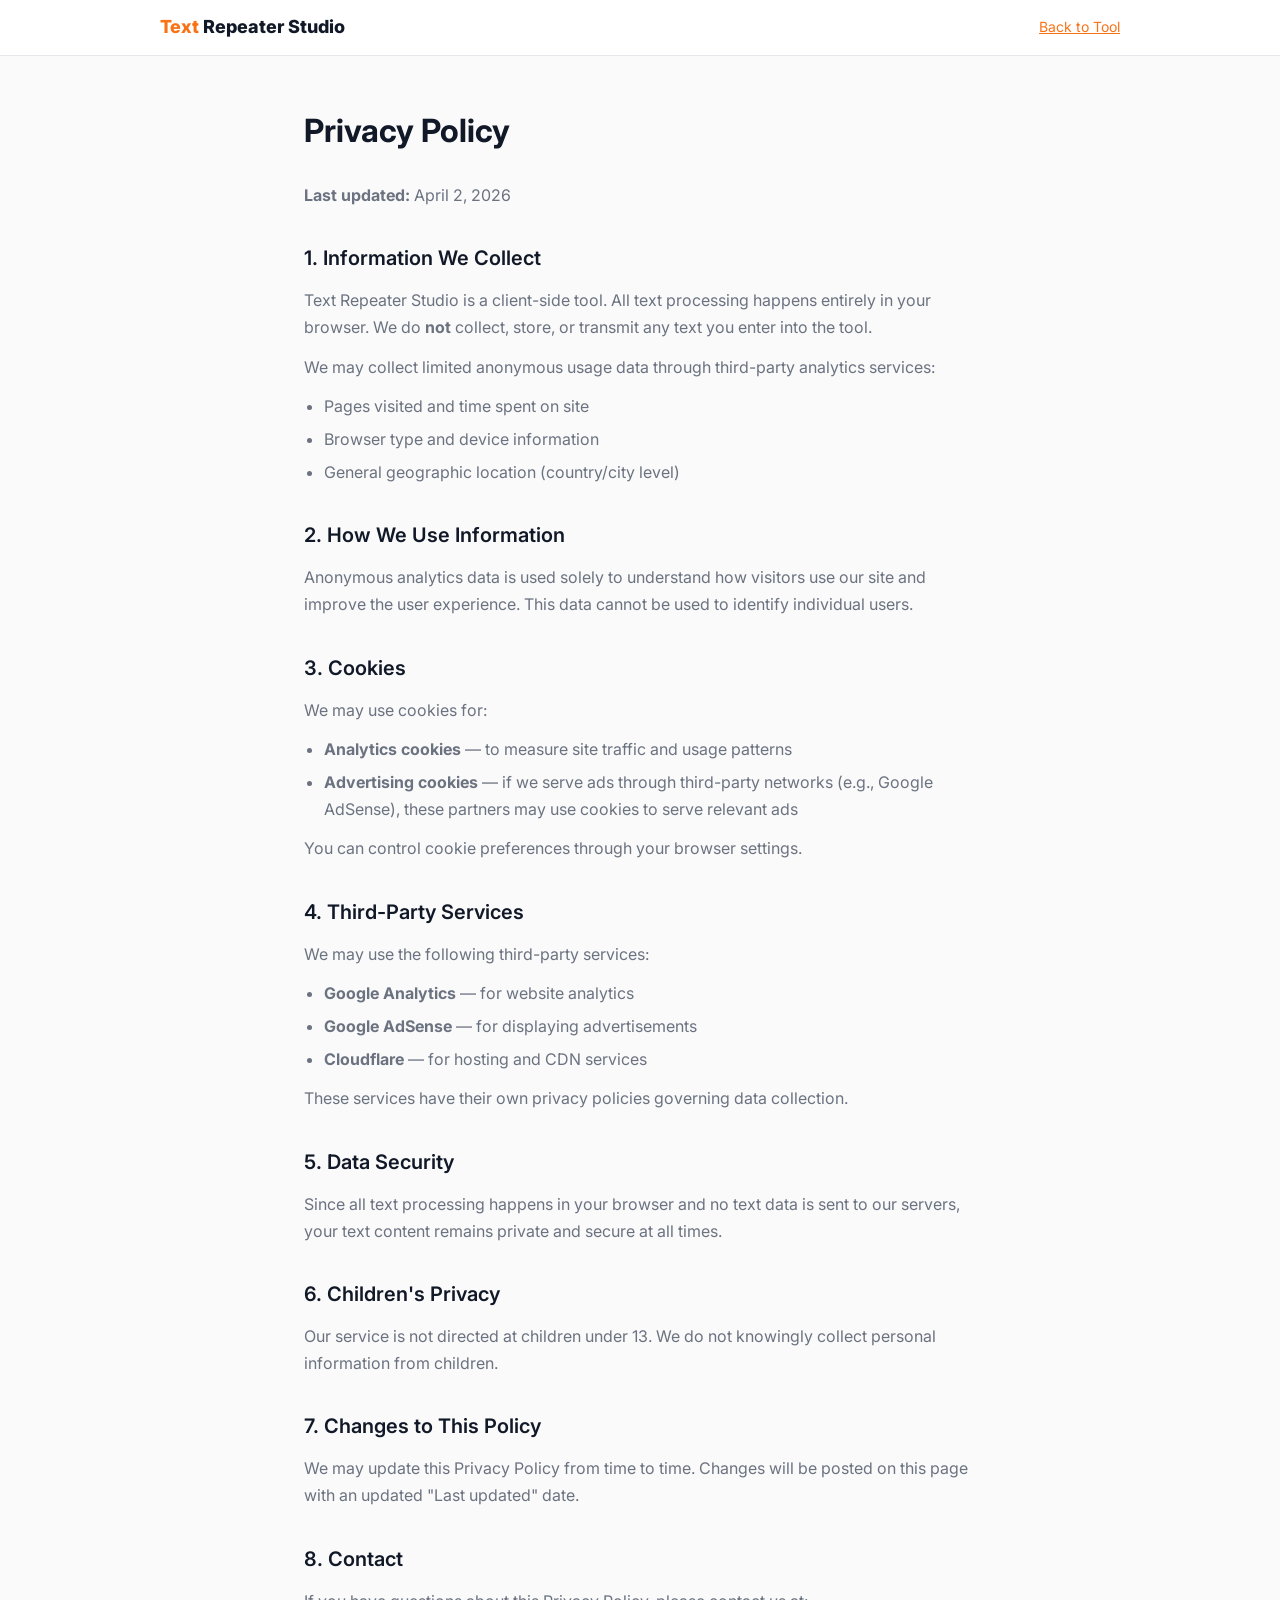
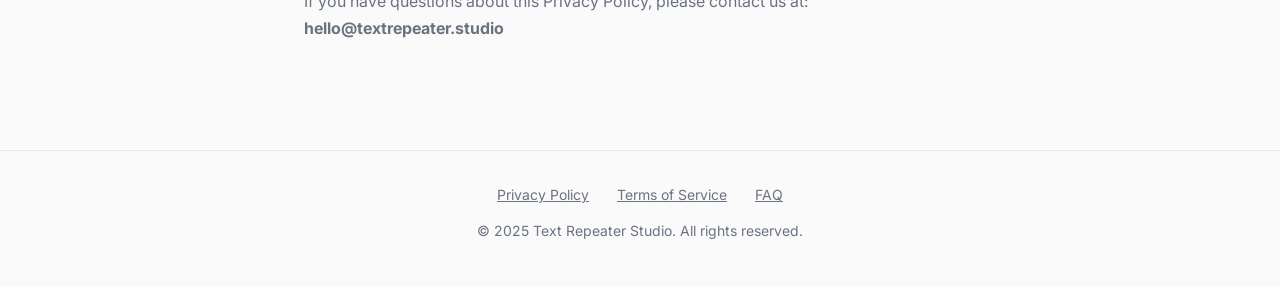
<file: privacy.html>
<!DOCTYPE html>
<html lang="en">
<head>
<script defer src="/site-consent.js" data-ga-id="G-79EBWQ5ECD" data-host="textrepeater.studio" data-privacy="/privacy"></script>
<meta charset="utf-8"/>
<meta content="width=device-width, initial-scale=1.0" name="viewport"/>
<title>Privacy Policy - Text Repeater Studio</title>
<meta name="description" content="Privacy Policy for Text Repeater Studio."/>
<link rel="canonical" href="https://textrepeater.studio/privacy"/>
<link href="https://fonts.googleapis.com/css2?family=Inter:wght@400;500;600;700&display=swap" rel="stylesheet"/>
<style>
  *, *::before, *::after { box-sizing: border-box; margin: 0; padding: 0; }
  body { font-family: 'Inter', system-ui, sans-serif; background: #fafafa; color: #111827; line-height: 1.7; }
  .nav { background: #fff; border-bottom: 1px solid #e5e7eb; padding: 12px 24px; }
  .nav-inner { max-width: 960px; margin: 0 auto; display: flex; justify-content: space-between; align-items: center; }
  .nav-logo { font-weight: 800; font-size: 18px; color: #111827; text-decoration: none; }
  .nav-logo span { color: #f97316; }
  .container { max-width: 720px; margin: 0 auto; padding: 48px 24px; }
  h1 { font-size: 2rem; font-weight: 700; margin-bottom: 24px; }
  h2 { font-size: 1.25rem; font-weight: 600; margin: 32px 0 12px; }
  p { color: #6b7280; margin-bottom: 12px; }
  ul { color: #6b7280; padding-left: 20px; margin-bottom: 12px; }
  li { margin-bottom: 6px; }
  a { color: #f97316; }
  footer { border-top: 1px solid #e5e7eb; padding: 32px 24px; text-align: center; color: #9ca3af; font-size: 14px; margin-top: 48px; }
  footer a { color: #6b7280; margin: 0 12px; }
</style>
</head>
<body>
<nav class="nav">
  <div class="nav-inner">
    <a class="nav-logo" href="/"><span>Text</span> Repeater Studio</a>
    <div style="font-size:14px;"><a href="/">Back to Tool</a></div>
  </div>
</nav>
<div class="container">
  <h1>Privacy Policy</h1>
  <p><strong>Last updated:</strong> April 2, 2026</p>

  <h2>1. Information We Collect</h2>
  <p>Text Repeater Studio is a client-side tool. All text processing happens entirely in your browser. We do <strong>not</strong> collect, store, or transmit any text you enter into the tool.</p>
  <p>We may collect limited anonymous usage data through third-party analytics services:</p>
  <ul>
    <li>Pages visited and time spent on site</li>
    <li>Browser type and device information</li>
    <li>General geographic location (country/city level)</li>
  </ul>

  <h2>2. How We Use Information</h2>
  <p>Anonymous analytics data is used solely to understand how visitors use our site and improve the user experience. This data cannot be used to identify individual users.</p>

  <h2>3. Cookies</h2>
  <p>We may use cookies for:</p>
  <ul>
    <li><strong>Analytics cookies</strong> — to measure site traffic and usage patterns</li>
    <li><strong>Advertising cookies</strong> — if we serve ads through third-party networks (e.g., Google AdSense), these partners may use cookies to serve relevant ads</li>
  </ul>
  <p>You can control cookie preferences through your browser settings.</p>

  <h2>4. Third-Party Services</h2>
  <p>We may use the following third-party services:</p>
  <ul>
    <li><strong>Google Analytics</strong> — for website analytics</li>
    <li><strong>Google AdSense</strong> — for displaying advertisements</li>
    <li><strong>Cloudflare</strong> — for hosting and CDN services</li>
  </ul>
  <p>These services have their own privacy policies governing data collection.</p>

  <h2>5. Data Security</h2>
  <p>Since all text processing happens in your browser and no text data is sent to our servers, your text content remains private and secure at all times.</p>

  <h2>6. Children's Privacy</h2>
  <p>Our service is not directed at children under 13. We do not knowingly collect personal information from children.</p>

  <h2>7. Changes to This Policy</h2>
  <p>We may update this Privacy Policy from time to time. Changes will be posted on this page with an updated "Last updated" date.</p>

  <h2>8. Contact</h2>
  <p>If you have questions about this Privacy Policy, please contact us at: <strong>hello@textrepeater.studio</strong></p>
</div>
<footer>
  <div style="margin-bottom:12px;">
    <a href="/privacy">Privacy Policy</a>
    <a href="/terms">Terms of Service</a>
    <a href="/#faq">FAQ</a>
  </div>
  <p>&copy; 2025 Text Repeater Studio. All rights reserved.</p>
</footer>
</body>
</html>
</file>
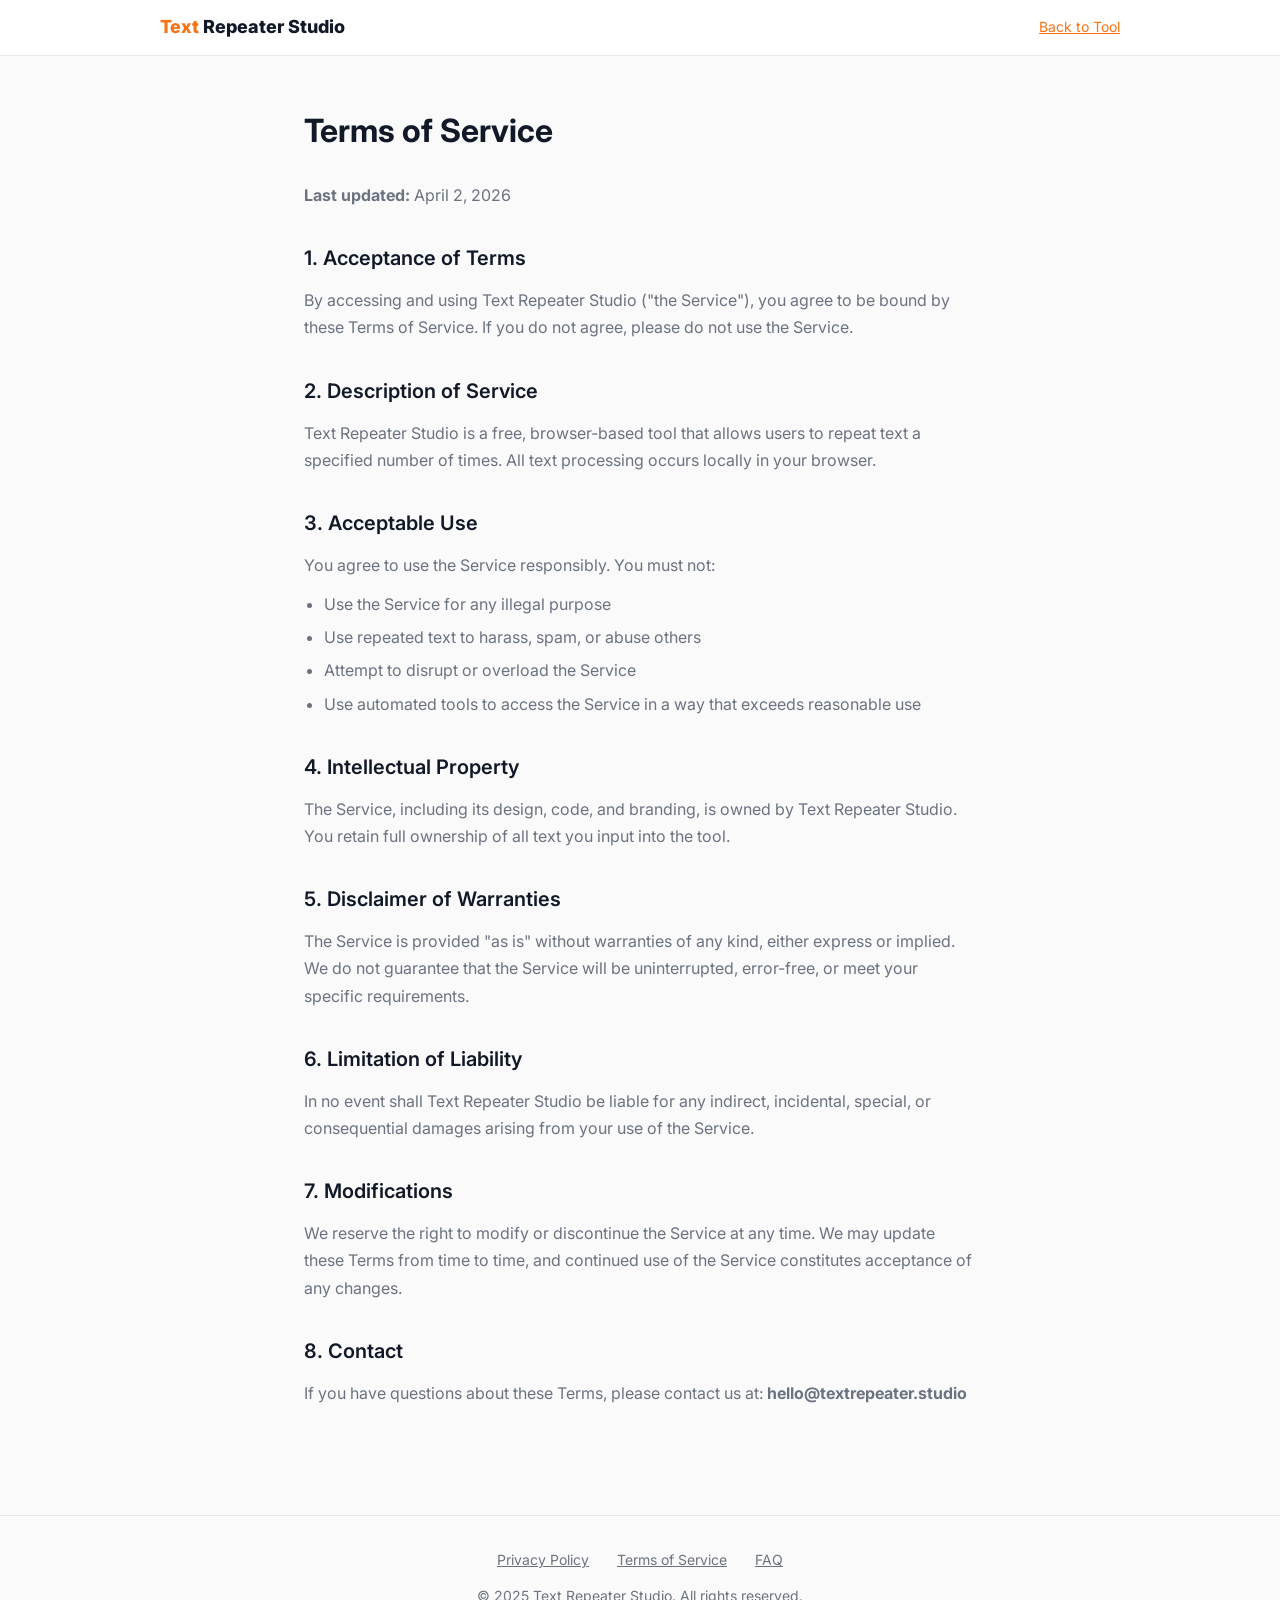
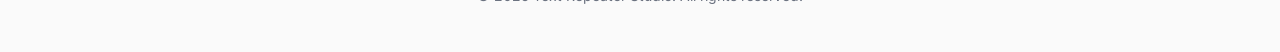
<file: terms.html>
<!DOCTYPE html>
<html lang="en">
<head>
<script defer src="/site-consent.js" data-ga-id="G-79EBWQ5ECD" data-host="textrepeater.studio" data-privacy="/privacy"></script>
<meta charset="utf-8"/>
<meta content="width=device-width, initial-scale=1.0" name="viewport"/>
<title>Terms of Service - Text Repeater Studio</title>
<meta name="description" content="Terms of Service for Text Repeater Studio."/>
<link rel="canonical" href="https://textrepeater.studio/terms"/>
<link href="https://fonts.googleapis.com/css2?family=Inter:wght@400;500;600;700&display=swap" rel="stylesheet"/>
<style>
  *, *::before, *::after { box-sizing: border-box; margin: 0; padding: 0; }
  body { font-family: 'Inter', system-ui, sans-serif; background: #fafafa; color: #111827; line-height: 1.7; }
  .nav { background: #fff; border-bottom: 1px solid #e5e7eb; padding: 12px 24px; }
  .nav-inner { max-width: 960px; margin: 0 auto; display: flex; justify-content: space-between; align-items: center; }
  .nav-logo { font-weight: 800; font-size: 18px; color: #111827; text-decoration: none; }
  .nav-logo span { color: #f97316; }
  .container { max-width: 720px; margin: 0 auto; padding: 48px 24px; }
  h1 { font-size: 2rem; font-weight: 700; margin-bottom: 24px; }
  h2 { font-size: 1.25rem; font-weight: 600; margin: 32px 0 12px; }
  p { color: #6b7280; margin-bottom: 12px; }
  ul { color: #6b7280; padding-left: 20px; margin-bottom: 12px; }
  li { margin-bottom: 6px; }
  a { color: #f97316; }
  footer { border-top: 1px solid #e5e7eb; padding: 32px 24px; text-align: center; color: #9ca3af; font-size: 14px; margin-top: 48px; }
  footer a { color: #6b7280; margin: 0 12px; }
</style>
</head>
<body>
<nav class="nav">
  <div class="nav-inner">
    <a class="nav-logo" href="/"><span>Text</span> Repeater Studio</a>
    <div style="font-size:14px;"><a href="/">Back to Tool</a></div>
  </div>
</nav>
<div class="container">
  <h1>Terms of Service</h1>
  <p><strong>Last updated:</strong> April 2, 2026</p>

  <h2>1. Acceptance of Terms</h2>
  <p>By accessing and using Text Repeater Studio ("the Service"), you agree to be bound by these Terms of Service. If you do not agree, please do not use the Service.</p>

  <h2>2. Description of Service</h2>
  <p>Text Repeater Studio is a free, browser-based tool that allows users to repeat text a specified number of times. All text processing occurs locally in your browser.</p>

  <h2>3. Acceptable Use</h2>
  <p>You agree to use the Service responsibly. You must not:</p>
  <ul>
    <li>Use the Service for any illegal purpose</li>
    <li>Use repeated text to harass, spam, or abuse others</li>
    <li>Attempt to disrupt or overload the Service</li>
    <li>Use automated tools to access the Service in a way that exceeds reasonable use</li>
  </ul>

  <h2>4. Intellectual Property</h2>
  <p>The Service, including its design, code, and branding, is owned by Text Repeater Studio. You retain full ownership of all text you input into the tool.</p>

  <h2>5. Disclaimer of Warranties</h2>
  <p>The Service is provided "as is" without warranties of any kind, either express or implied. We do not guarantee that the Service will be uninterrupted, error-free, or meet your specific requirements.</p>

  <h2>6. Limitation of Liability</h2>
  <p>In no event shall Text Repeater Studio be liable for any indirect, incidental, special, or consequential damages arising from your use of the Service.</p>

  <h2>7. Modifications</h2>
  <p>We reserve the right to modify or discontinue the Service at any time. We may update these Terms from time to time, and continued use of the Service constitutes acceptance of any changes.</p>

  <h2>8. Contact</h2>
  <p>If you have questions about these Terms, please contact us at: <strong>hello@textrepeater.studio</strong></p>
</div>
<footer>
  <div style="margin-bottom:12px;">
    <a href="/privacy">Privacy Policy</a>
    <a href="/terms">Terms of Service</a>
    <a href="/#faq">FAQ</a>
  </div>
  <p>&copy; 2025 Text Repeater Studio. All rights reserved.</p>
</footer>
</body>
</html>
</file>
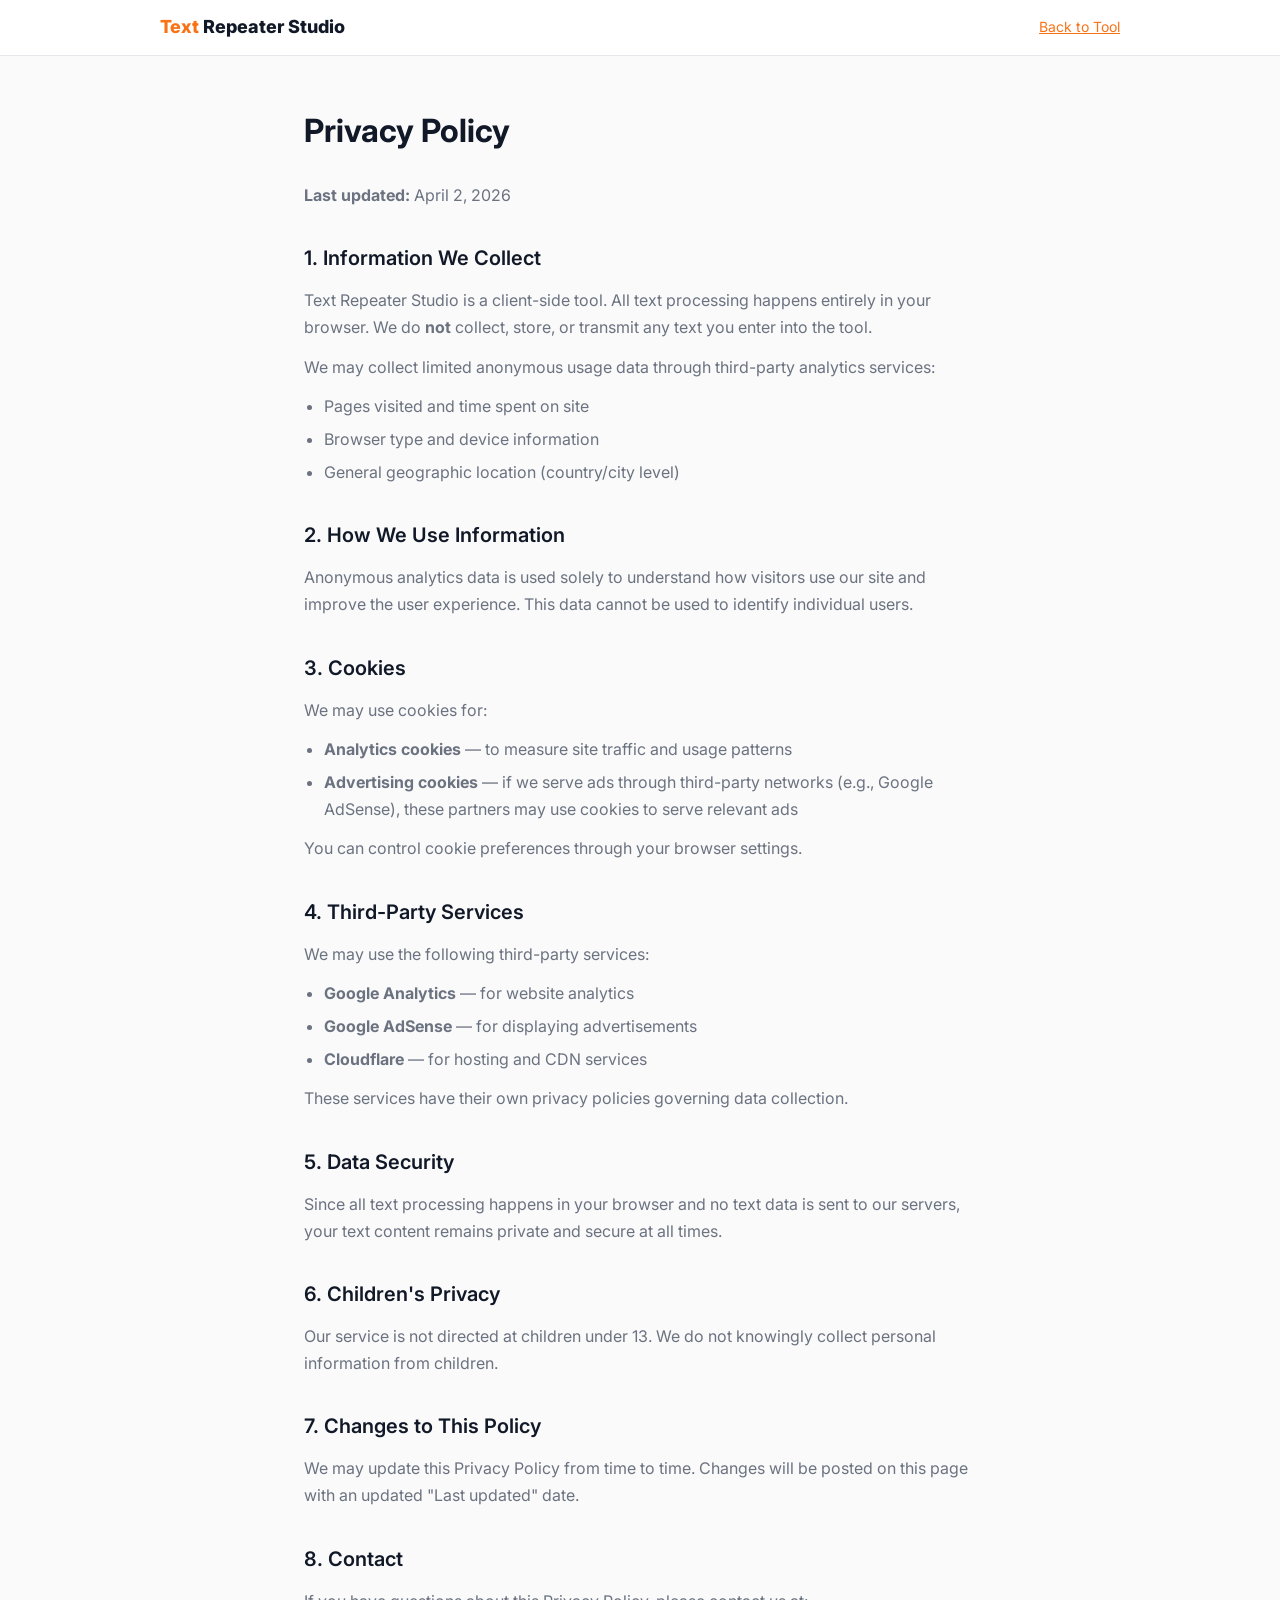
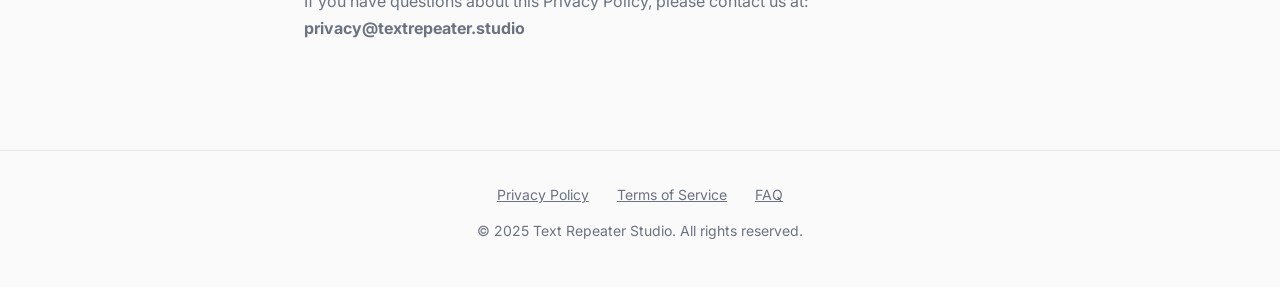
<file: docs/stitch_text_repeater_studio/privacy.html>
<!DOCTYPE html>
<html lang="en">
<head>
<script async src="https://www.googletagmanager.com/gtag/js?id=G-79EBWQ5ECD"></script>
<script>window.dataLayer=window.dataLayer||[];function gtag(){dataLayer.push(arguments)}gtag('js',new Date());gtag('config','G-79EBWQ5ECD');</script>
<meta charset="utf-8"/>
<meta content="width=device-width, initial-scale=1.0" name="viewport"/>
<title>Privacy Policy - Text Repeater Studio</title>
<meta name="description" content="Privacy Policy for Text Repeater Studio."/>
<meta name="robots" content="noindex"/>
<link rel="canonical" href="https://textrepeater.studio/privacy"/>
<link href="https://fonts.googleapis.com/css2?family=Inter:wght@400;500;600;700&display=swap" rel="stylesheet"/>
<style>
  *, *::before, *::after { box-sizing: border-box; margin: 0; padding: 0; }
  body { font-family: 'Inter', system-ui, sans-serif; background: #fafafa; color: #111827; line-height: 1.7; }
  .nav { background: #fff; border-bottom: 1px solid #e5e7eb; padding: 12px 24px; }
  .nav-inner { max-width: 960px; margin: 0 auto; display: flex; justify-content: space-between; align-items: center; }
  .nav-logo { font-weight: 800; font-size: 18px; color: #111827; text-decoration: none; }
  .nav-logo span { color: #f97316; }
  .container { max-width: 720px; margin: 0 auto; padding: 48px 24px; }
  h1 { font-size: 2rem; font-weight: 700; margin-bottom: 24px; }
  h2 { font-size: 1.25rem; font-weight: 600; margin: 32px 0 12px; }
  p { color: #6b7280; margin-bottom: 12px; }
  ul { color: #6b7280; padding-left: 20px; margin-bottom: 12px; }
  li { margin-bottom: 6px; }
  a { color: #f97316; }
  footer { border-top: 1px solid #e5e7eb; padding: 32px 24px; text-align: center; color: #9ca3af; font-size: 14px; margin-top: 48px; }
  footer a { color: #6b7280; margin: 0 12px; }
</style>
</head>
<body>
<nav class="nav">
  <div class="nav-inner">
    <a class="nav-logo" href="/"><span>Text</span> Repeater Studio</a>
    <div style="font-size:14px;"><a href="/">Back to Tool</a></div>
  </div>
</nav>
<div class="container">
  <h1>Privacy Policy</h1>
  <p><strong>Last updated:</strong> April 2, 2026</p>

  <h2>1. Information We Collect</h2>
  <p>Text Repeater Studio is a client-side tool. All text processing happens entirely in your browser. We do <strong>not</strong> collect, store, or transmit any text you enter into the tool.</p>
  <p>We may collect limited anonymous usage data through third-party analytics services:</p>
  <ul>
    <li>Pages visited and time spent on site</li>
    <li>Browser type and device information</li>
    <li>General geographic location (country/city level)</li>
  </ul>

  <h2>2. How We Use Information</h2>
  <p>Anonymous analytics data is used solely to understand how visitors use our site and improve the user experience. This data cannot be used to identify individual users.</p>

  <h2>3. Cookies</h2>
  <p>We may use cookies for:</p>
  <ul>
    <li><strong>Analytics cookies</strong> — to measure site traffic and usage patterns</li>
    <li><strong>Advertising cookies</strong> — if we serve ads through third-party networks (e.g., Google AdSense), these partners may use cookies to serve relevant ads</li>
  </ul>
  <p>You can control cookie preferences through your browser settings.</p>

  <h2>4. Third-Party Services</h2>
  <p>We may use the following third-party services:</p>
  <ul>
    <li><strong>Google Analytics</strong> — for website analytics</li>
    <li><strong>Google AdSense</strong> — for displaying advertisements</li>
    <li><strong>Cloudflare</strong> — for hosting and CDN services</li>
  </ul>
  <p>These services have their own privacy policies governing data collection.</p>

  <h2>5. Data Security</h2>
  <p>Since all text processing happens in your browser and no text data is sent to our servers, your text content remains private and secure at all times.</p>

  <h2>6. Children's Privacy</h2>
  <p>Our service is not directed at children under 13. We do not knowingly collect personal information from children.</p>

  <h2>7. Changes to This Policy</h2>
  <p>We may update this Privacy Policy from time to time. Changes will be posted on this page with an updated "Last updated" date.</p>

  <h2>8. Contact</h2>
  <p>If you have questions about this Privacy Policy, please contact us at: <strong>privacy@textrepeater.studio</strong></p>
</div>
<footer>
  <div style="margin-bottom:12px;">
    <a href="/privacy">Privacy Policy</a>
    <a href="/terms">Terms of Service</a>
    <a href="/#faq">FAQ</a>
  </div>
  <p>&copy; 2025 Text Repeater Studio. All rights reserved.</p>
</footer>
</body>
</html>
</file>
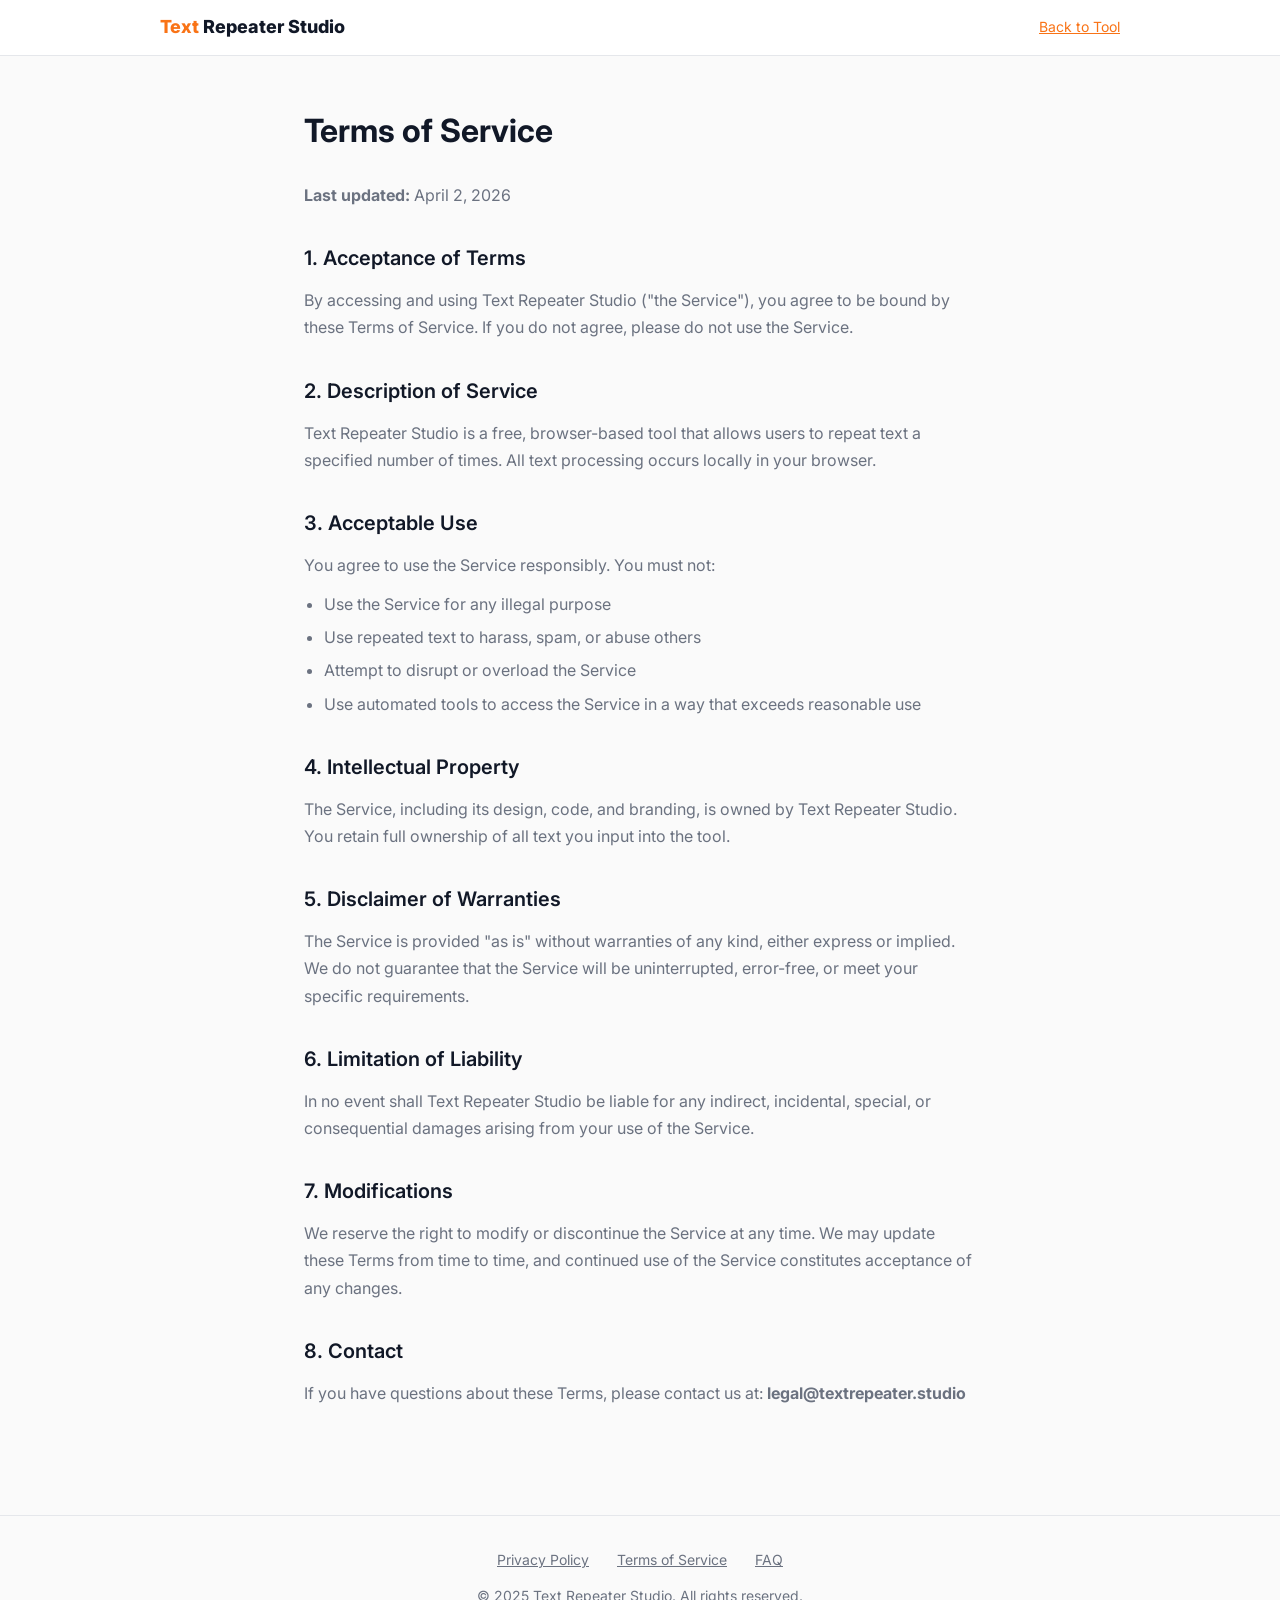
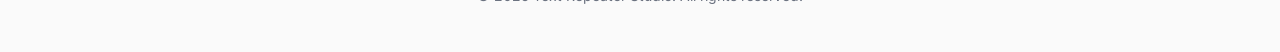
<file: docs/stitch_text_repeater_studio/terms.html>
<!DOCTYPE html>
<html lang="en">
<head>
<script async src="https://www.googletagmanager.com/gtag/js?id=G-79EBWQ5ECD"></script>
<script>window.dataLayer=window.dataLayer||[];function gtag(){dataLayer.push(arguments)}gtag('js',new Date());gtag('config','G-79EBWQ5ECD');</script>
<meta charset="utf-8"/>
<meta content="width=device-width, initial-scale=1.0" name="viewport"/>
<title>Terms of Service - Text Repeater Studio</title>
<meta name="description" content="Terms of Service for Text Repeater Studio."/>
<meta name="robots" content="noindex"/>
<link rel="canonical" href="https://textrepeater.studio/terms"/>
<link href="https://fonts.googleapis.com/css2?family=Inter:wght@400;500;600;700&display=swap" rel="stylesheet"/>
<style>
  *, *::before, *::after { box-sizing: border-box; margin: 0; padding: 0; }
  body { font-family: 'Inter', system-ui, sans-serif; background: #fafafa; color: #111827; line-height: 1.7; }
  .nav { background: #fff; border-bottom: 1px solid #e5e7eb; padding: 12px 24px; }
  .nav-inner { max-width: 960px; margin: 0 auto; display: flex; justify-content: space-between; align-items: center; }
  .nav-logo { font-weight: 800; font-size: 18px; color: #111827; text-decoration: none; }
  .nav-logo span { color: #f97316; }
  .container { max-width: 720px; margin: 0 auto; padding: 48px 24px; }
  h1 { font-size: 2rem; font-weight: 700; margin-bottom: 24px; }
  h2 { font-size: 1.25rem; font-weight: 600; margin: 32px 0 12px; }
  p { color: #6b7280; margin-bottom: 12px; }
  ul { color: #6b7280; padding-left: 20px; margin-bottom: 12px; }
  li { margin-bottom: 6px; }
  a { color: #f97316; }
  footer { border-top: 1px solid #e5e7eb; padding: 32px 24px; text-align: center; color: #9ca3af; font-size: 14px; margin-top: 48px; }
  footer a { color: #6b7280; margin: 0 12px; }
</style>
</head>
<body>
<nav class="nav">
  <div class="nav-inner">
    <a class="nav-logo" href="/"><span>Text</span> Repeater Studio</a>
    <div style="font-size:14px;"><a href="/">Back to Tool</a></div>
  </div>
</nav>
<div class="container">
  <h1>Terms of Service</h1>
  <p><strong>Last updated:</strong> April 2, 2026</p>

  <h2>1. Acceptance of Terms</h2>
  <p>By accessing and using Text Repeater Studio ("the Service"), you agree to be bound by these Terms of Service. If you do not agree, please do not use the Service.</p>

  <h2>2. Description of Service</h2>
  <p>Text Repeater Studio is a free, browser-based tool that allows users to repeat text a specified number of times. All text processing occurs locally in your browser.</p>

  <h2>3. Acceptable Use</h2>
  <p>You agree to use the Service responsibly. You must not:</p>
  <ul>
    <li>Use the Service for any illegal purpose</li>
    <li>Use repeated text to harass, spam, or abuse others</li>
    <li>Attempt to disrupt or overload the Service</li>
    <li>Use automated tools to access the Service in a way that exceeds reasonable use</li>
  </ul>

  <h2>4. Intellectual Property</h2>
  <p>The Service, including its design, code, and branding, is owned by Text Repeater Studio. You retain full ownership of all text you input into the tool.</p>

  <h2>5. Disclaimer of Warranties</h2>
  <p>The Service is provided "as is" without warranties of any kind, either express or implied. We do not guarantee that the Service will be uninterrupted, error-free, or meet your specific requirements.</p>

  <h2>6. Limitation of Liability</h2>
  <p>In no event shall Text Repeater Studio be liable for any indirect, incidental, special, or consequential damages arising from your use of the Service.</p>

  <h2>7. Modifications</h2>
  <p>We reserve the right to modify or discontinue the Service at any time. We may update these Terms from time to time, and continued use of the Service constitutes acceptance of any changes.</p>

  <h2>8. Contact</h2>
  <p>If you have questions about these Terms, please contact us at: <strong>legal@textrepeater.studio</strong></p>
</div>
<footer>
  <div style="margin-bottom:12px;">
    <a href="/privacy">Privacy Policy</a>
    <a href="/terms">Terms of Service</a>
    <a href="/#faq">FAQ</a>
  </div>
  <p>&copy; 2025 Text Repeater Studio. All rights reserved.</p>
</footer>
</body>
</html>
</file>
